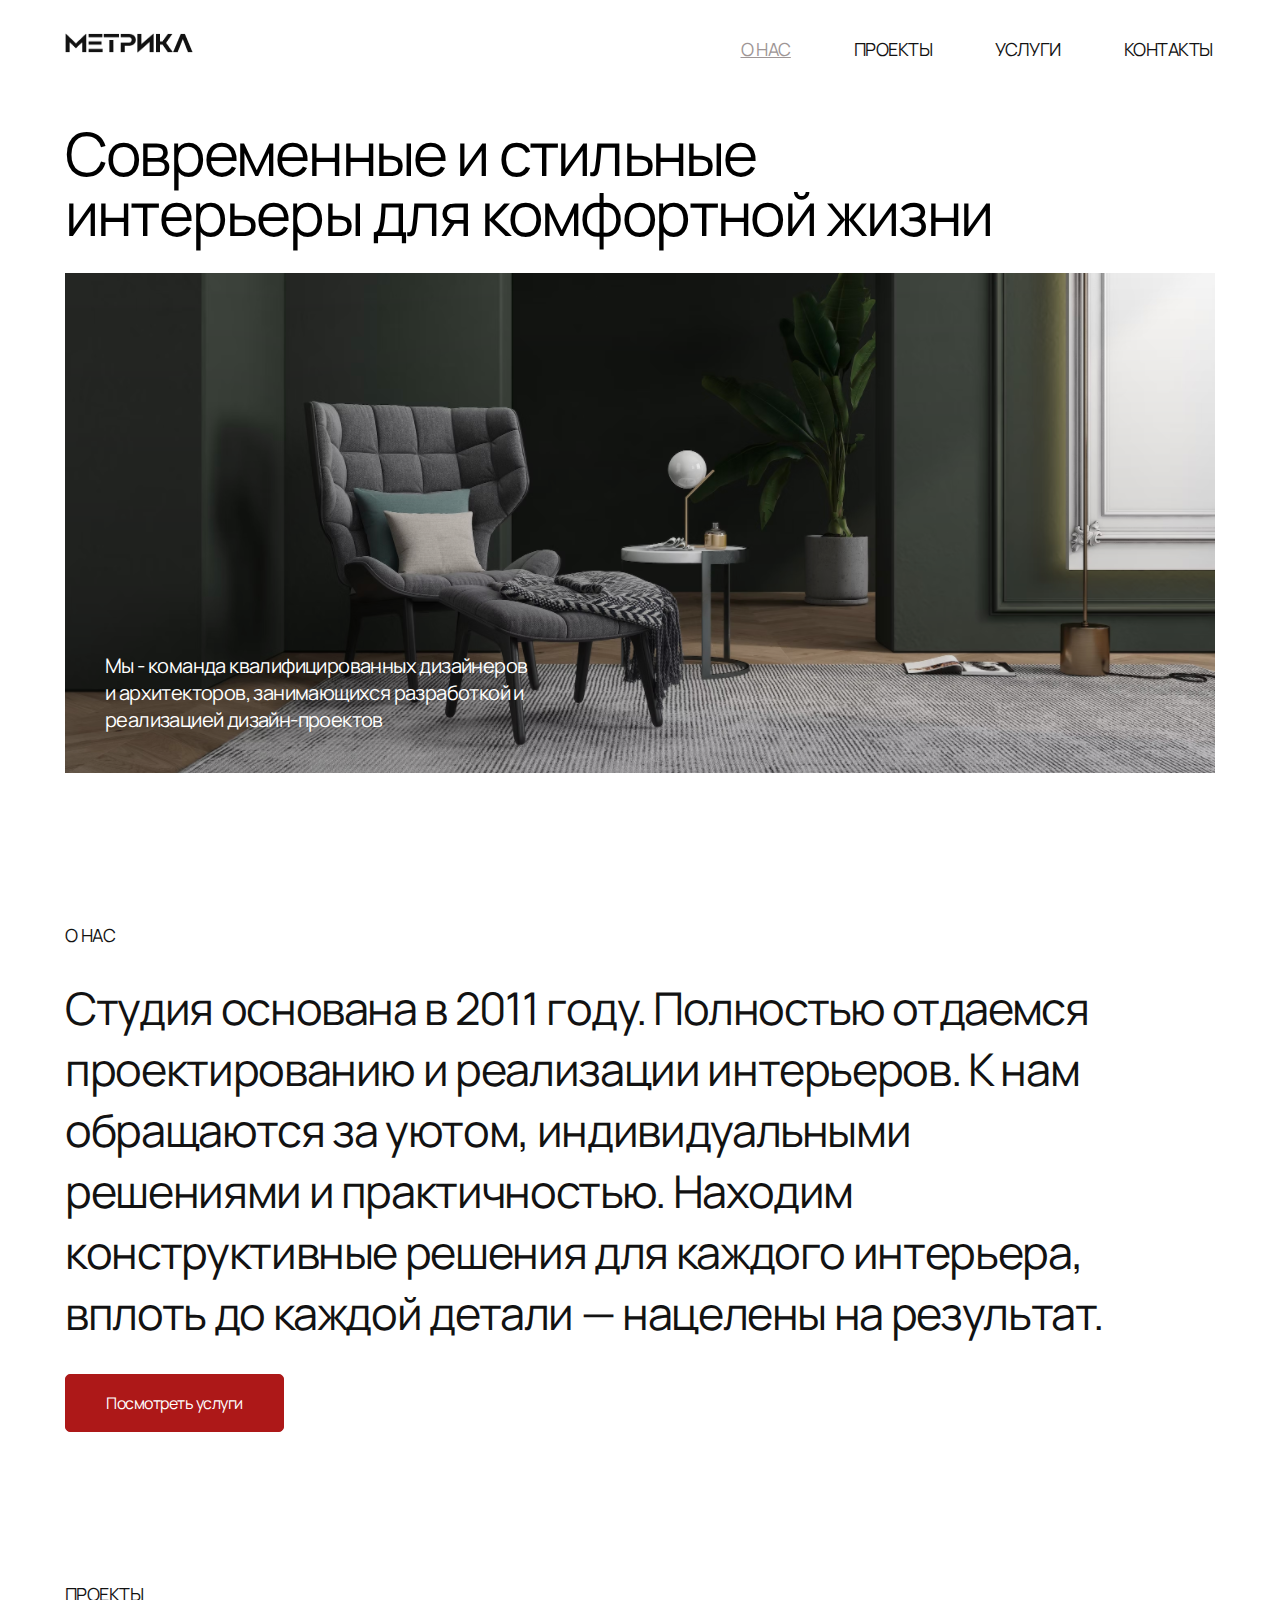
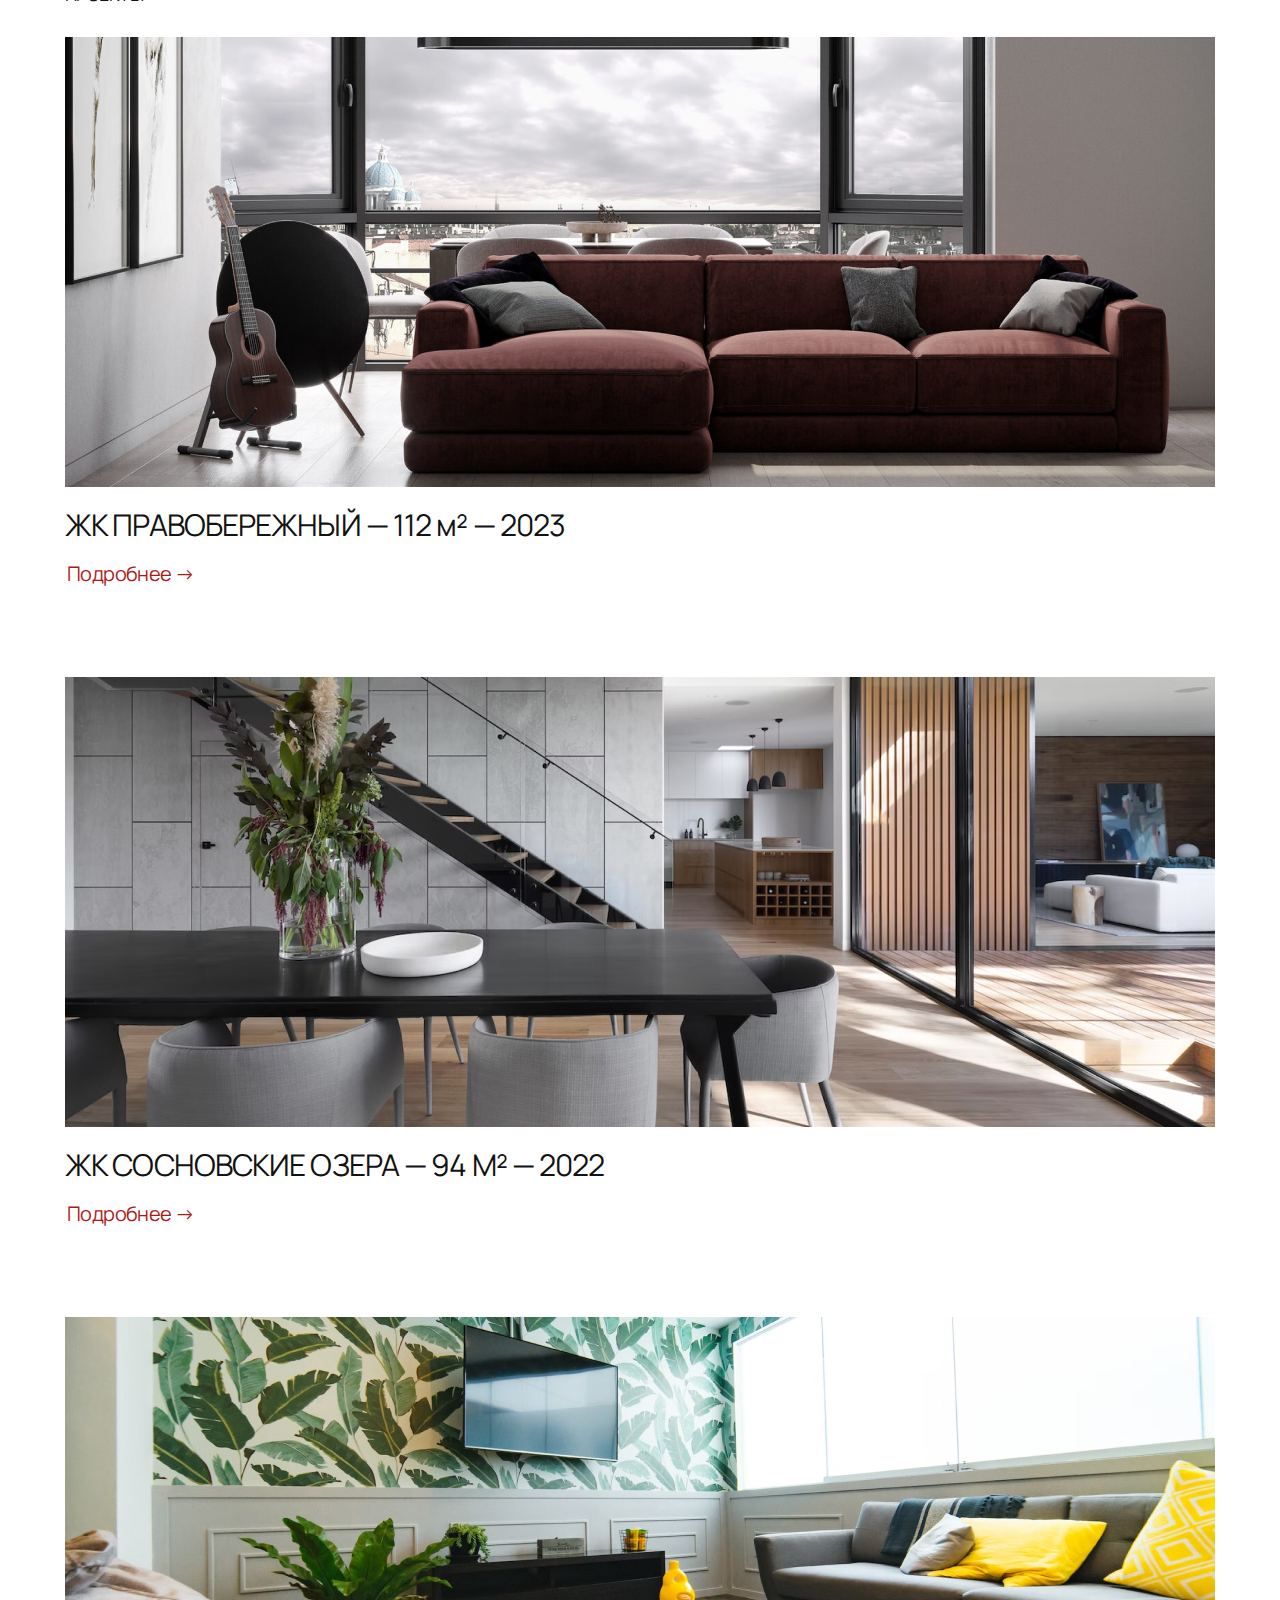
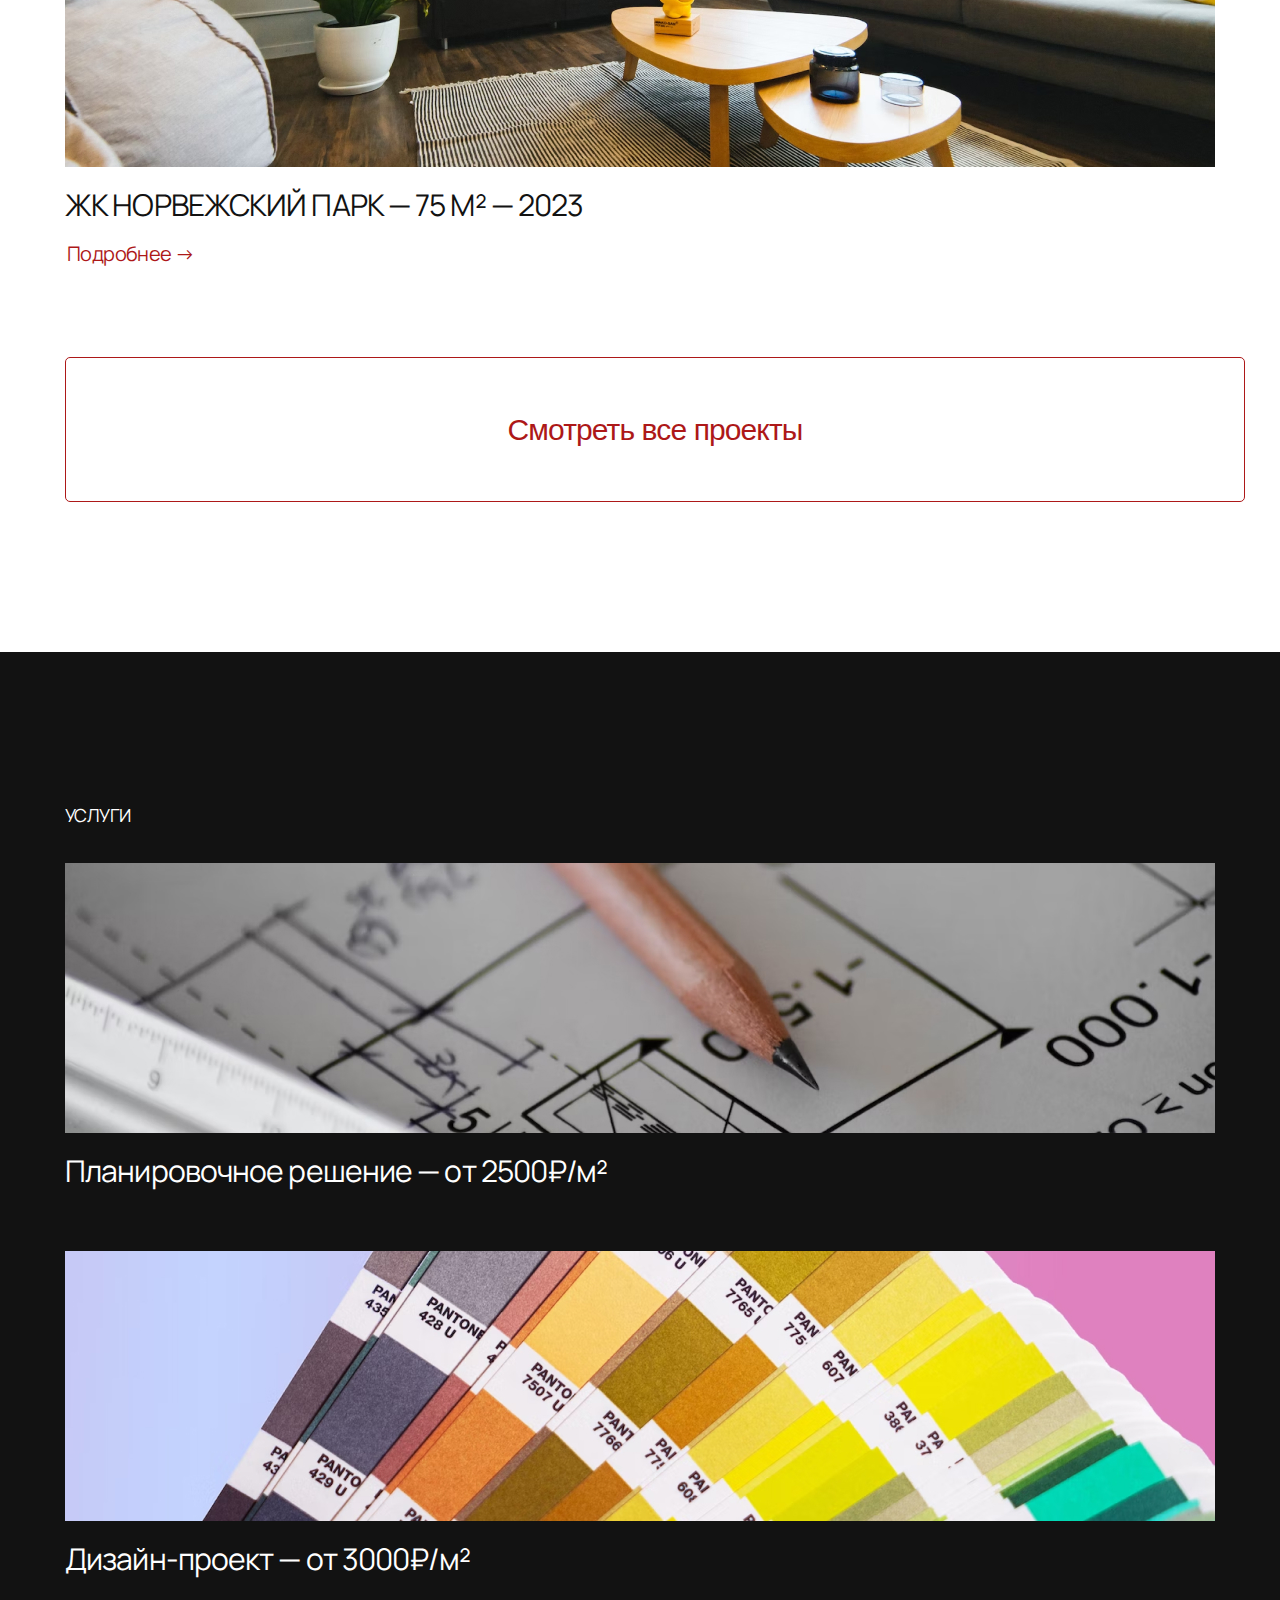
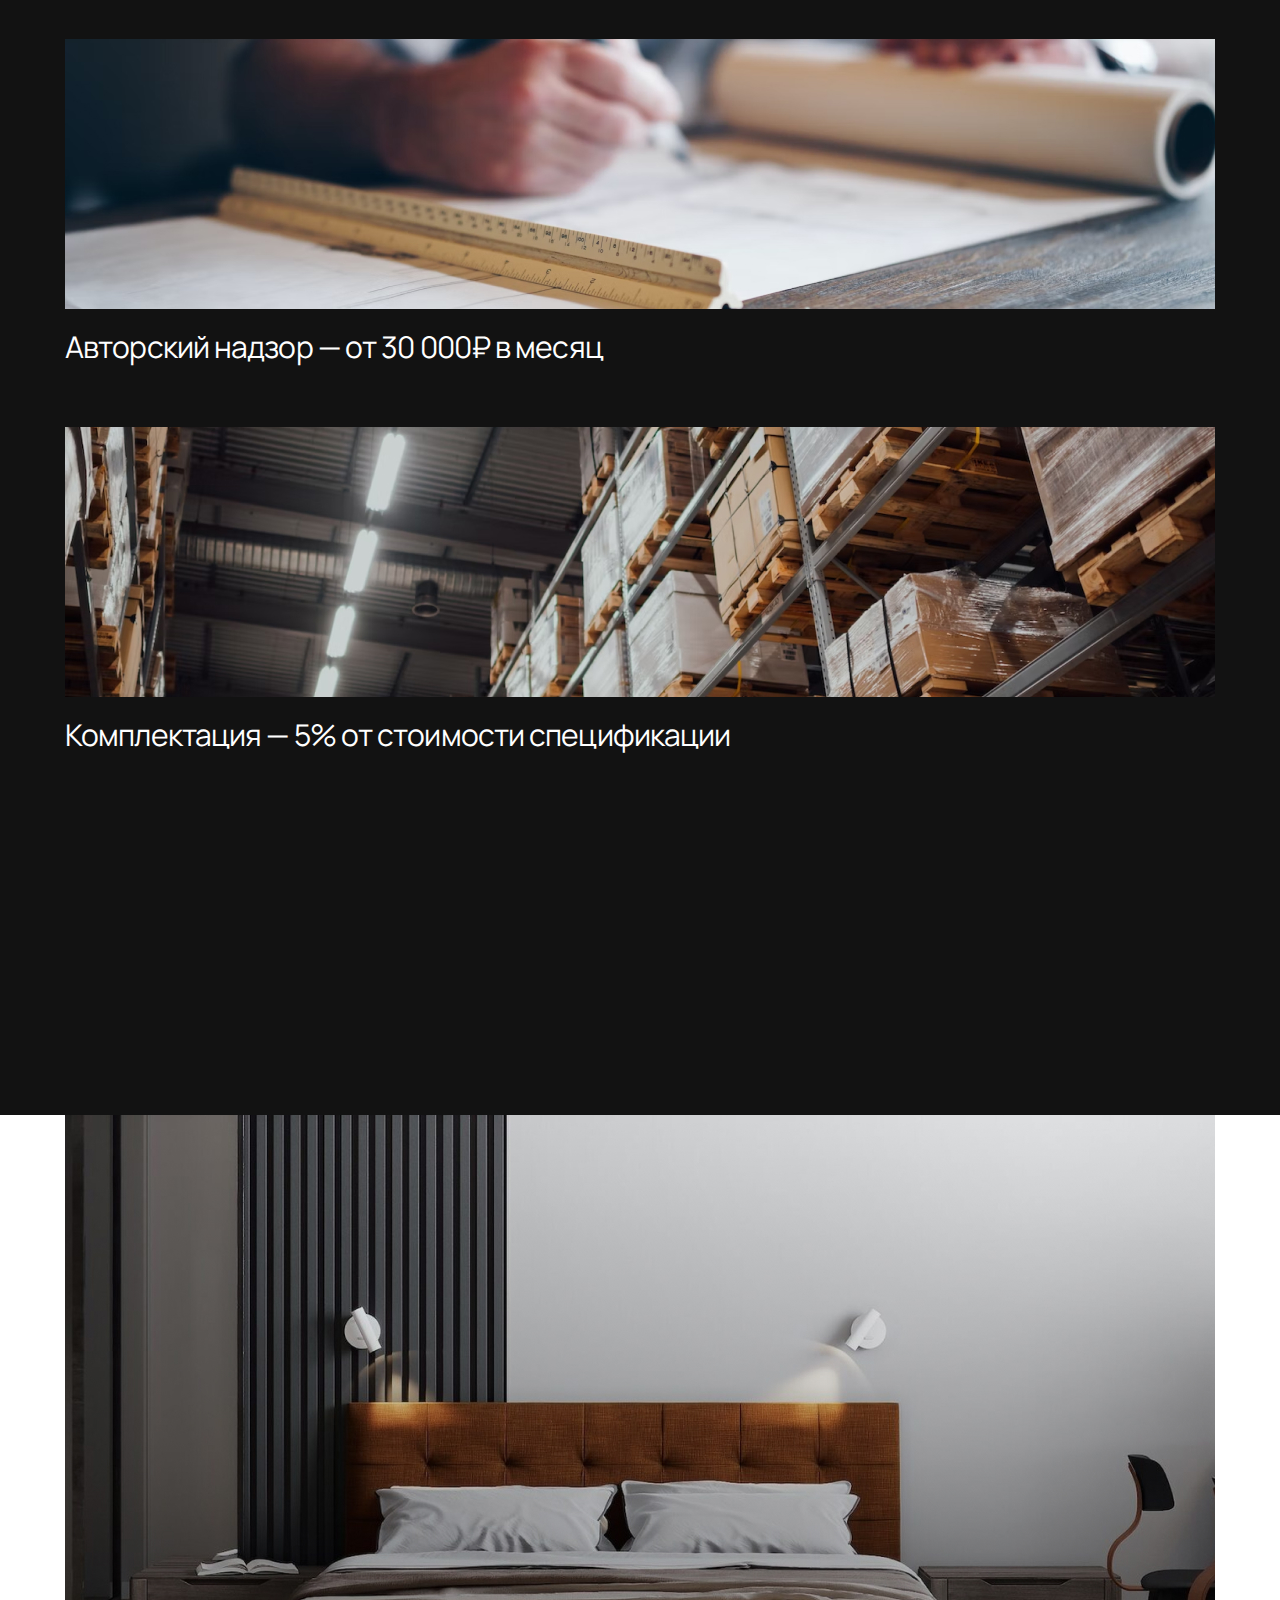
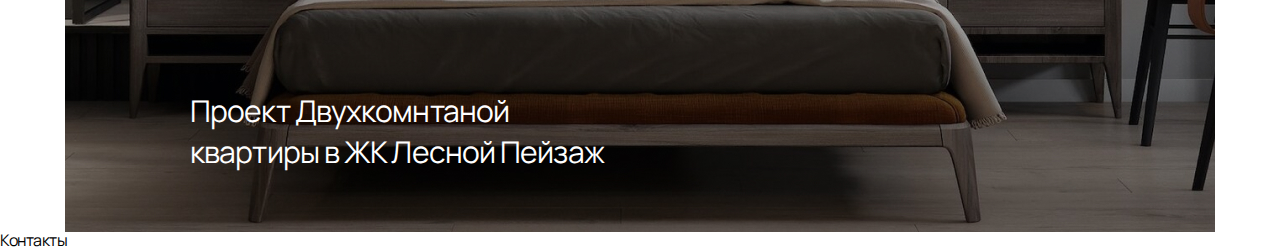
<file: index.html>
<!DOCTYPE html>
<html lang="ru">
  <head>
    <meta charset="UTF-8" />
    <meta name="viewport" content="width=device-width, initial-scale=1.0" />
    <title>New building</title>
    <link rel="stylesheet" href="styles/reset.css" />
    <link rel="preconnect" href="https://fonts.googleapis.com" />
    <link rel="preconnect" href="https://fonts.gstatic.com" crossorigin />
    <link
      href="https://fonts.googleapis.com/css2?family=Manrope:wght@200..800&display=swap"
      rel="stylesheet"
    />
    <link rel="stylesheet" href="styles/styles.css" />
  </head>
  <body>
    <header>
      <div class="nav-section">
        <div class="nav-container">
          <a href="/" class="logo-link">
            <img class="logo" src="resources/Metrika.png" alt="лого-метрика" />
          </a>
          <div class="nav">
            <a href="#about_us" class="nav-link nav-link_active">О НАС</a>
            <a href="#our_project" class="nav-link">ПРОЕКТЫ</a>
            <a href="#our_services" class="nav-link">УСЛУГИ</a>
            <a href="#our_contacts" class="nav-link">КОНТАКТЫ</a>
          </div>
        </div>
      </div>
    </header>
    <main>
      <section class="interior">
        <div class="container">
          <h1 class="interior__title">
            Современные и стильные интерьеры для комфортной жизни
          </h1>
          <div class="interior__box">
            <p class="interior__text">
              Мы - команда квалифицированных дизайнеров и архитекторов,
              занимающихся разработкой и реализацией дизайн-проектов
            </p>
          </div>
        </div>
      </section>
      <section id="about_us" class="about">
        <div class="container">
          <h2 class="about__title">о нас</h2>
          <p class="about__description">
            Студия основана в 2011 году. Полностью отдаемся проектированию и
            реализации интерьеров. К нам обращаются за уютом, индивидуальными
            решениями и практичностью. Находим конструктивные решения для
            каждого интерьера, вплоть до каждой детали — нацелены на результат.
          </p>
          <a class="about__link" href="#" target="_blank">Посмотреть услуги</a>
        </div>
      </section>
      <section id="our_project" class="projects">
        <div class="container">
          <h2 class="projects__title">Проекты</h2>
          <ul class="projects__list">
            <li class="project">
              <img
                class="project__img"
                src="resources/appartment_view1.jpg"
                alt="view"
              />
              <h3 class="project__title">ЖК ПРАВОБЕРЕЖНЫЙ — 112 м² — 2023</h3>
              <a class="project__info" href="#" target="_blank">Подробнее →</a>
            </li>
            <li class="project">
              <img
                class="project__img"
                src="resources/appartment_view3.jpg"
                alt="view"
              />
              <h3 class="project__title">ЖК СОСНОВСКИЕ ОЗЕРА — 94 М² — 2022</h3>
              <a class="project__info" href="#" target="_blank">Подробнее →</a>
            </li>
            <li class="project">
              <img
                class="project__img"
                src="resources/appartment_view2.jpg"
                alt="view"
              />
              <h3 class="project__title">ЖК НОРВЕЖСКИЙ ПАРК — 75 М² — 2023</h3>
              <a class="project__info" href="#" target="_blank">Подробнее →</a>
            </li>
            <button class="project__btn">Смотреть все проекты</button>
          </ul>
        </div>
      </section>
      <section id="our_services" class="services">
        <div class="container">
          <h2 class="services__title">Услуги</h2>
          <ul class="services__list">
            <li class="services__list-offers">
              <img
                class="services__list-offers__img"
                src="resources/services_1.jpg"
                alt="services_1"
              />
              <h3 class="services__list-offers__info">
                Планировочное решение — от 2500₽/м²
              </h3>
            </li>
            <li class="services__list-offers">
              <img
                class="services__list-offers__img"
                src="resources/services_2.jpg"
                alt="services_1"
              />
              <h3 class="services__list-offers__info">
                Дизайн-проект — от 3000₽/м²
              </h3>
            </li>
            <li class="services__list-offers">
              <img
                class="services__list-offers__img"
                src="resources/services_3.jpg"
                alt="services_1"
              />
              <h3 class="services__list-offers__info">
                Авторский надзор — от 30 000₽ в месяц
              </h3>
            </li>
            <li class="services__list-offers">
              <img
                class="services__list-offers__img"
                src="resources/services_4.jpg"
                alt="services_1"
              />
              <h3 class="services__list-offers__info last_info">
                Комплектация — 5% от стоимости спецификации
              </h3>
            </li>
          </ul>
        </div>
      </section>
      <section class="bedroom">
        <div class="container">
          <div class="bedroom__box">
            <p class="bedroom__text">
              Проект Двухкомнтаной квартиры в ЖК Лесной Пейзаж
            </p>
          </div>
        </div>
      </section>
    </main>
    <footer>
      <div id="our_contacts" class="contacts">
        <h2>Контакты</h2>
      </div>
    </footer>
  </body>
</html>
</file>
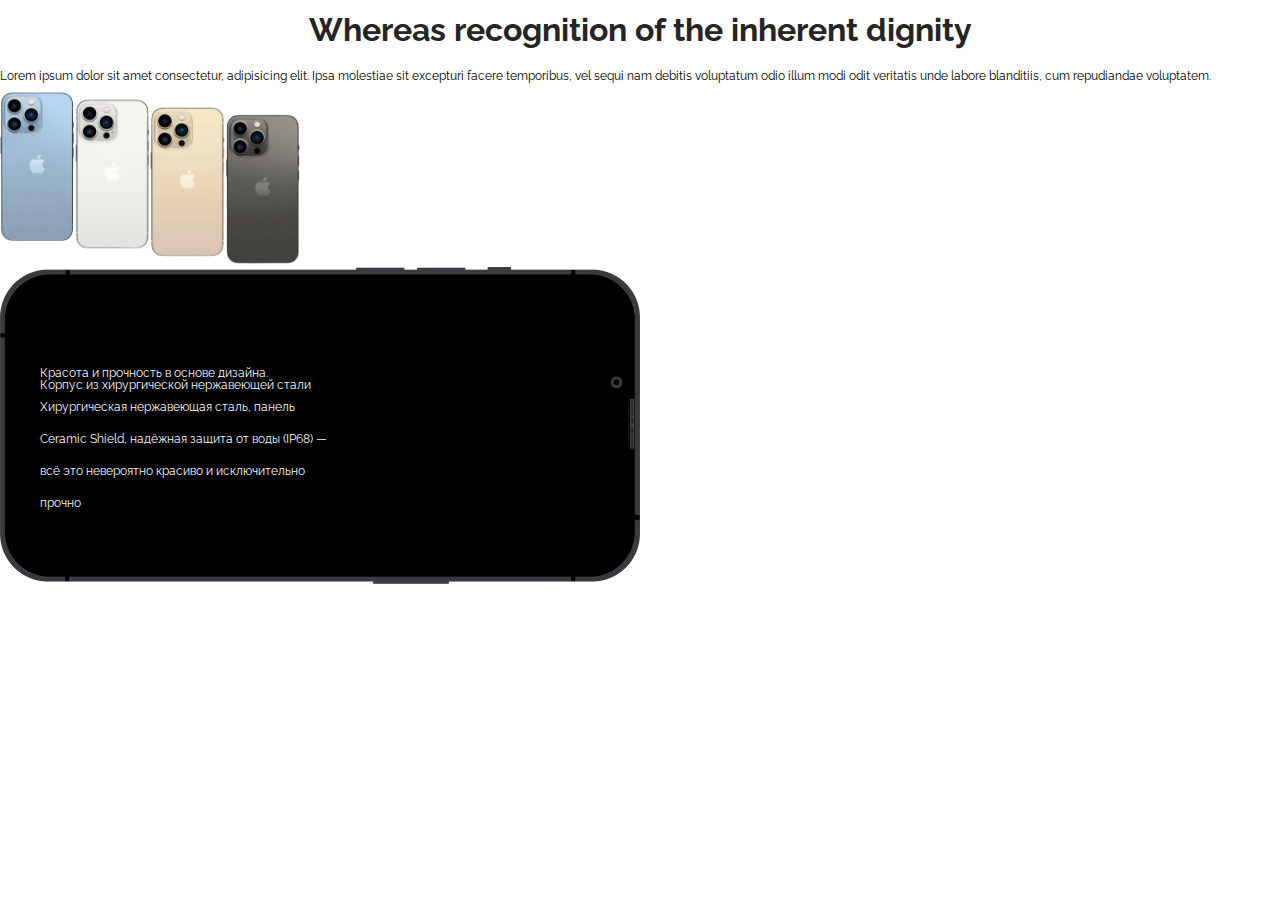
<file: module-1/index.html>
<!DOCTYPE html>
<html lang="en">
  <head>
    <meta charset="UTF-8" />
    <meta name="viewport" content="width=device-width, initial-scale=1.0" />
    <title>Site</title>
    <link rel="stylesheet" href="styles/reset.css" />
    <link rel="preconnect" href="https://fonts.googleapis.com" />
    <link rel="preconnect" href="https://fonts.gstatic.com" crossorigin />
    <link
      href="https://fonts.googleapis.com/css2?family=Raleway:ital,wght@0,100..900;1,100..900&display=swap"
      rel="stylesheet"
    />
    <link rel="stylesheet" href="styles/style.css" />
  </head>
  <body>
    <h1>Whereas recognition of the inherent dignity</h1>
    <p>
      Lorem ipsum dolor sit amet consectetur, adipisicing elit. Ipsa molestiae
      sit excepturi facere temporibus, vel sequi nam debitis voluptatum odio
      illum modi odit veritatis unde labore blanditiis, cum repudiandae
      voluptatem.
    </p>
    <img src="resources/iphones.png" alt="ipnone" />
    <div class="iphone-body">
      <div class="iphone-body-text">
        <h2>Красота и прочность в основе дизайна.</h2>
        <h3>Корпус из хирургической нержавеющей стали</h3>
        <p>
          Хирургическая нержавеющая сталь, панель Ceramic Shield, надёжная
          защита от воды (IP68) — всё это невероятно красиво и исключительно
          прочно
        </p>
      </div>
    </div>
    <!-- <img src="resources/iphone-body.png" alt="" /> -->
  </body>
</html>
</file>
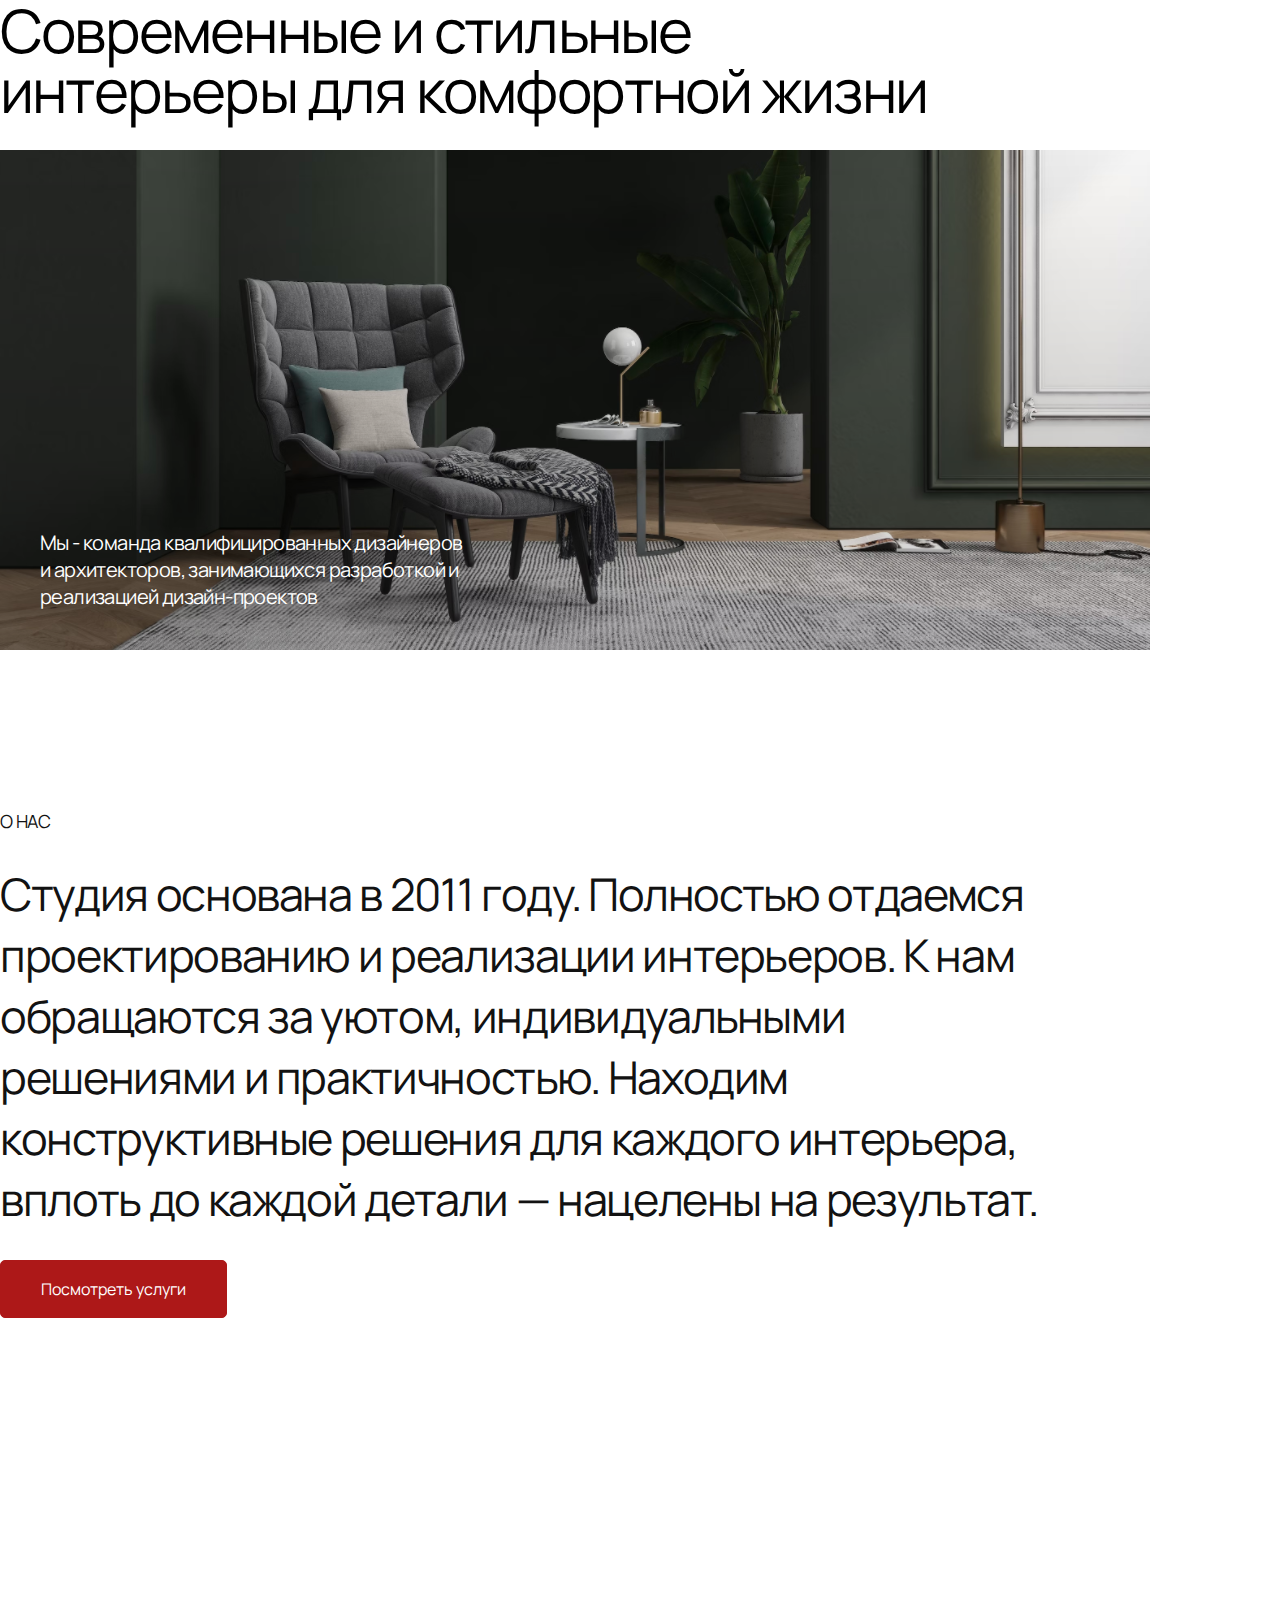
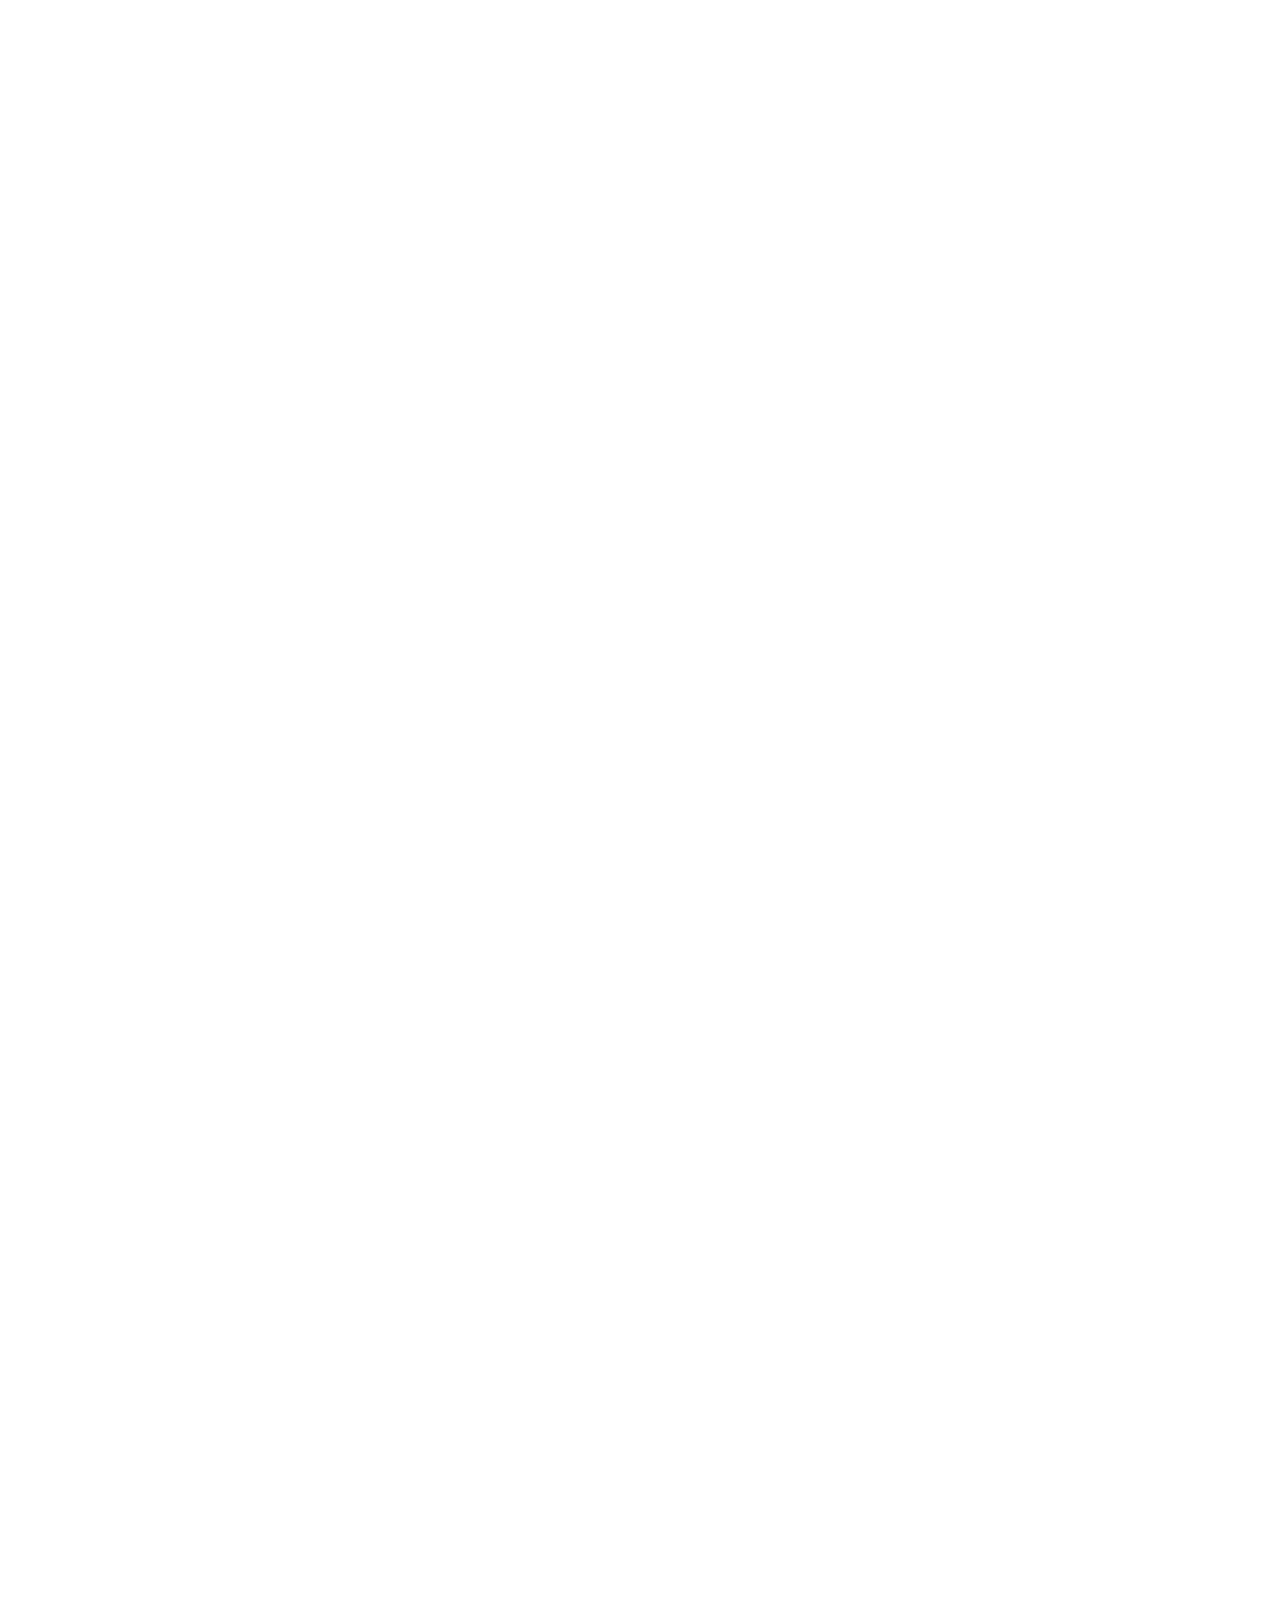
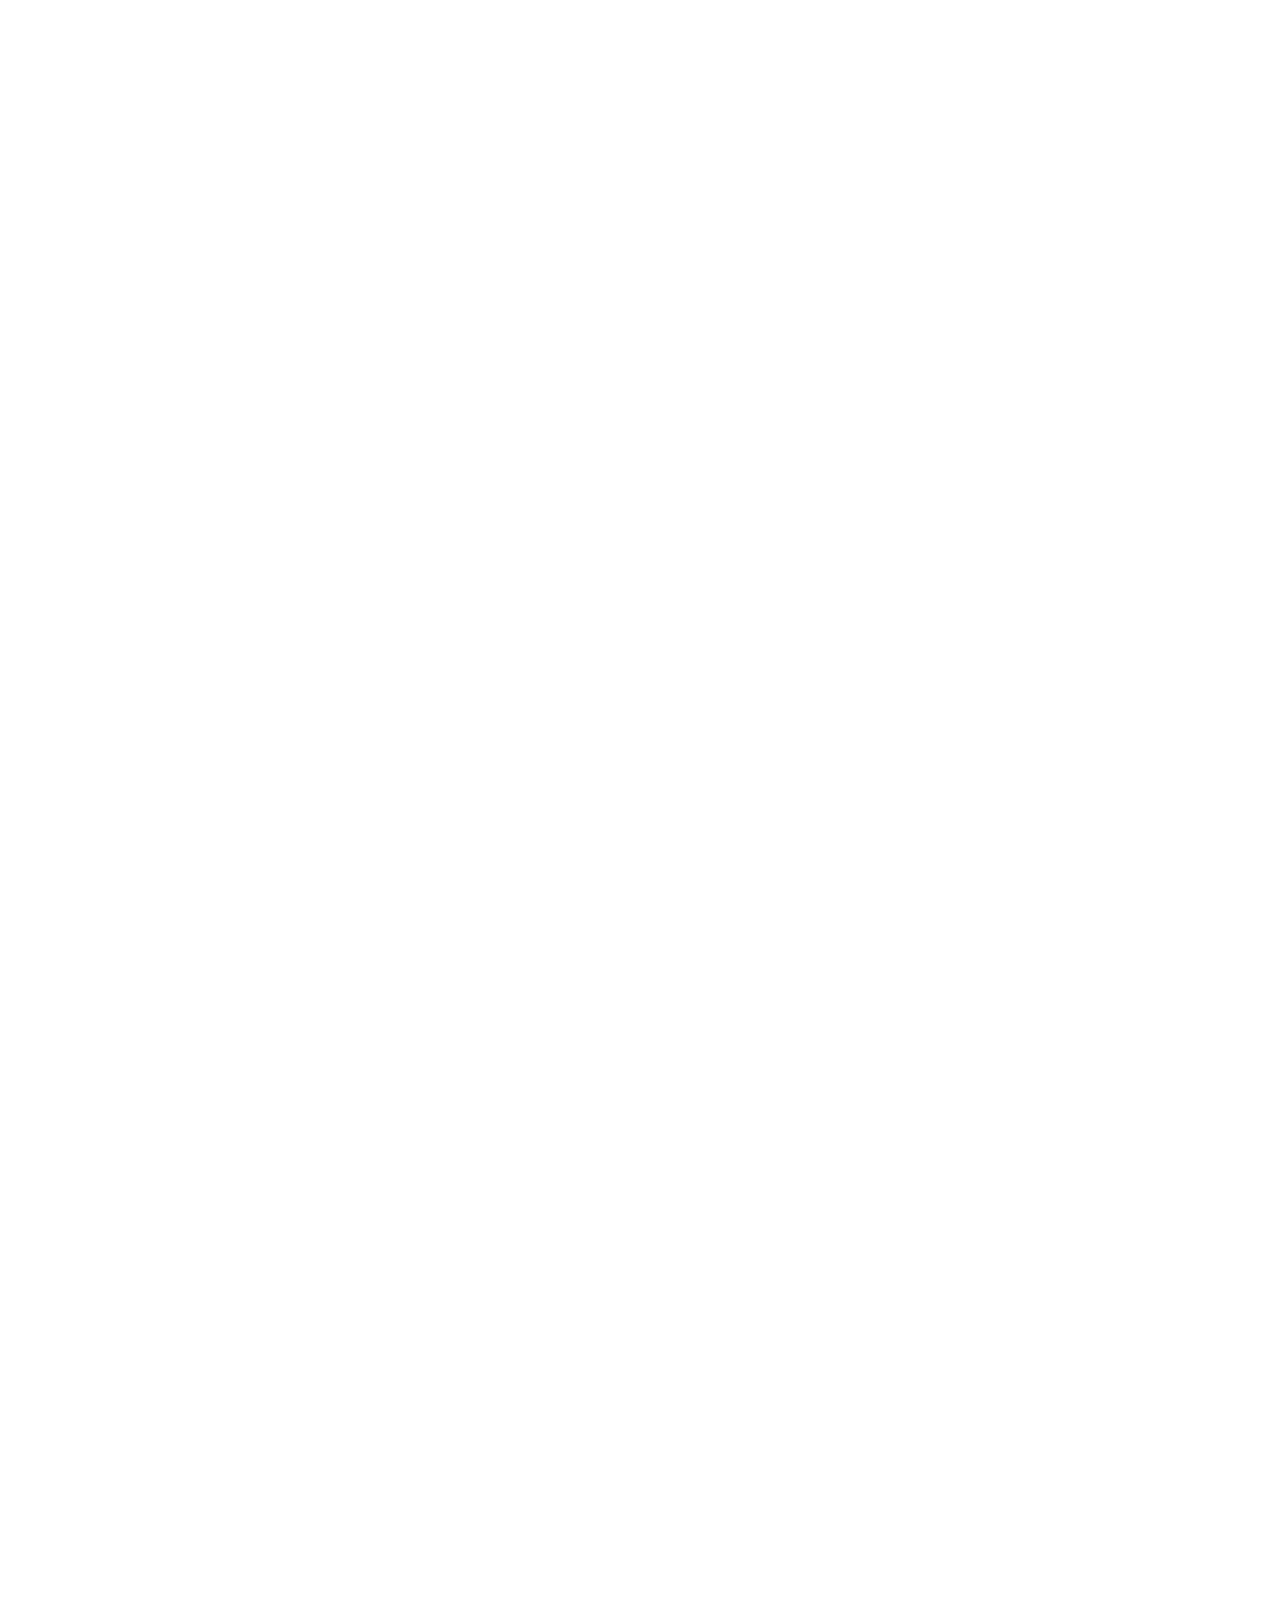
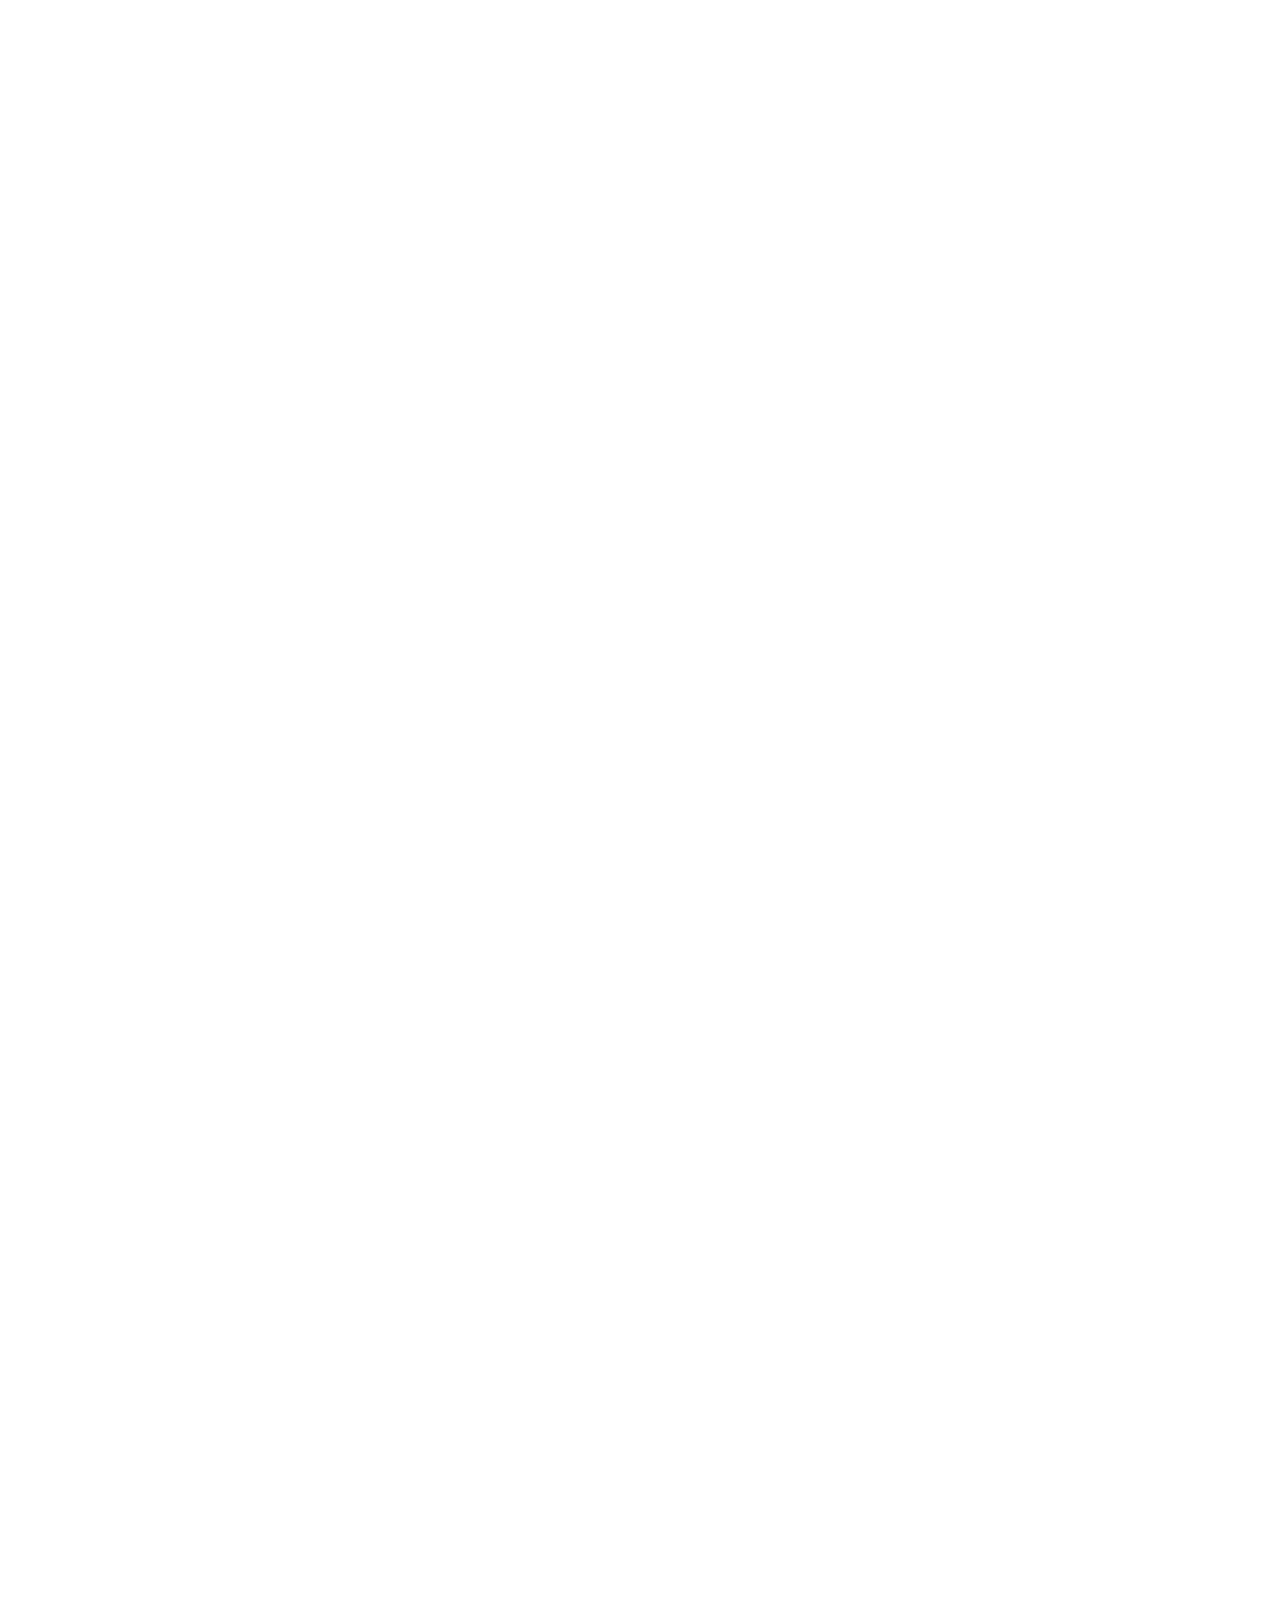
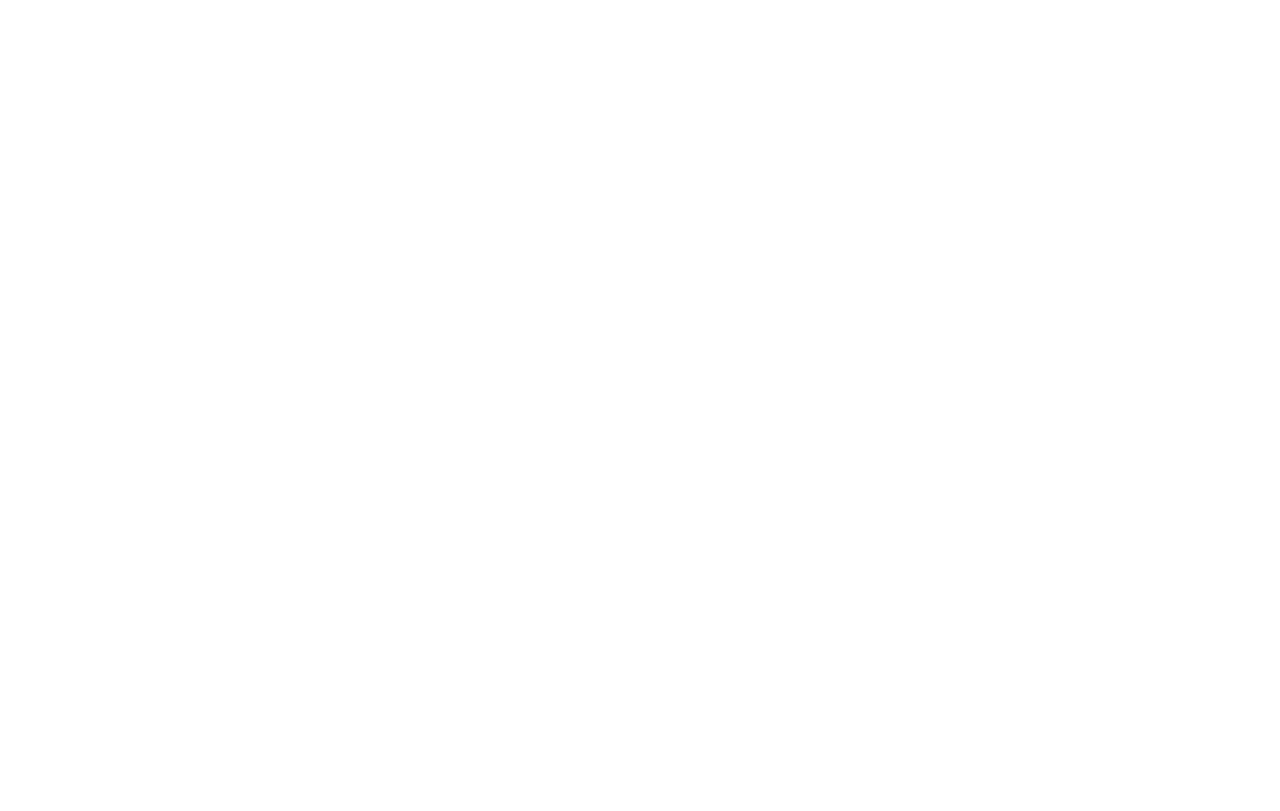
<file: module-1/new building site/index.html>
<!DOCTYPE html>
<html lang="ru">
  <head>
    <meta charset="UTF-8" />
    <meta name="viewport" content="width=device-width, initial-scale=1.0" />
    <title>New building</title>
    <link rel="stylesheet" href="styles/reset.css" />
    <link rel="preconnect" href="https://fonts.googleapis.com" />
    <link rel="preconnect" href="https://fonts.gstatic.com" crossorigin />
    <link
      href="https://fonts.googleapis.com/css2?family=Manrope:wght@200..800&display=swap"
      rel="stylesheet"
    />
    <link rel="stylesheet" href="styles/styles.css" />
  </head>
  <body>
    <div class="container">
      <h1>Современные и стильные интерьеры для комфортной жизни</h1>
      <div class="img-interior">
        <p class="img-text">
          Мы - команда квалифицированных дизайнеров и архитекторов, занимающихся
          разработкой и реализацией дизайн-проектов
        </p>
      </div>
      <div class="box-about">
        <h2 class="about-us">О НАС</h2>
        <p class="description">
          Студия основана в 2011 году. Полностью отдаемся проектированию и
          реализации интерьеров. К нам обращаются за уютом, индивидуальными
          решениями и практичностью. Находим конструктивные решения для каждого
          интерьера, вплоть до каждой детали — нацелены на результат.
        </p>
        <a href="../index.html" target="_blank">Посмотреть услуги</a>
      </div>
    </div>
  </body>
</html>
</file>
<file: styles/styles.css>
html {
  scroll-behavior: smooth;
}

body {
  font-family: "Manrope", sans-serif;
  width: 100%;
  /* letter-spacing: -0.03em; */
  /* background-color: #f5f5f5; */
  background: #ffffff;
}

.container {
  margin: 0 auto;
  max-width: 1180px;
  /* margin-bottom: 150px; */
  padding: 0 15px;
}
h1,
h2,
h3,
p,
a {
  letter-spacing: -0.03em;
}

.interior__title {
  width: 956px;
  font-size: 60px;
  font-weight: 400;
  line-height: 60px;
}

.interior__box {
  position: relative;
  margin-top: 30px;
  width: 100%;
  height: 500px;
  /* padding-left: 40px; */
  /* padding-top: 379px; */
  /* padding-right: 680px; */
  /* padding-bottom: 40px; */
  background-repeat: no-repeat;
  background-image: url("../resources/inter.png");
}

.interior__text {
  width: 430px;
  position: absolute;
  left: 40px;
  bottom: 40px;
  font-size: 20px;
  font-weight: 400;
  line-height: 27px;
  letter-spacing: -0.03em;
  color: #ffffff;
}
.interior,
.about,
.projects,
.last_info {
  margin-bottom: 150px;
}
.about__title {
  font-size: 18px;
  font-weight: 400;
  line-height: 25px;
  color: #121212;
  text-transform: uppercase;
}

.about__description {
  width: 1048px;
  margin-top: 30px;
  font-size: 45px;
  font-weight: 400;
  line-height: 61px;
  color: #121212;
}

.about__link {
  /* width: 255px;
  height: 67px; */
  margin-top: 30px;
  display: inline-block;
  padding: 20px 40px;
  text-decoration: none;
  cursor: pointer;
  border-radius: 5px;
  color: #fff;
  background-color: #ad1818;
  border: 1px solid #ad1818;
}

.about__link:hover {
  background-color: #fff;
  color: #ad1818;
}

.projects__title {
  margin-bottom: 30px;
  font-size: 18px;
  font-weight: 400;
  line-height: 25px;
  letter-spacing: -0.03em;
  text-transform: uppercase;
  color: #121212;
}

.project {
  margin-bottom: 90px;
}

.project__img {
  width: 100%;
  background-repeat: no-repeat;
}

.project__title {
  margin-top: 15px;
  font-size: 30px;
  font-weight: 400;
  line-height: 41px;
  color: #121212;
}

.project__info {
  display: block;
  margin-top: 15px;
  margin-left: 2px;
  /* margin-bottom: 90px; */
  font-size: 20px;
  font-weight: 400;
  line-height: 27px;
  text-decoration: none;
  color: #ad1818;
}

.project__btn {
  width: 1180px;
  padding-top: 51px;
  padding-bottom: 51px;
  box-sizing: border-box;
  border-radius: 5px;
  border: 1px solid #ad1818;
  font-size: 30px;
  font-weight: 400;
  line-height: 41px;
  letter-spacing: -0.03em;
  background-color: #fff;
  color: #ad1818;
}

.project__btn:hover {
  cursor: pointer;
  background-color: #ad1818;
  color: #fff;
}

.services {
  /* max-width: 100%; */
  /* margin: 0 auto; */
  padding-top: 151px;
  padding-bottom: 150px;
  background-color: #121212;
}

.services__title {
  box-sizing: border-box;
  /* padding-left: 127px;
  padding-top: 151px; */
  margin-bottom: 35px;
  font-size: 18px;
  font-weight: 400;
  line-height: 25px;
  letter-spacing: -0.03em;
  text-transform: uppercase;
  color: #ffffff;
}

/* .services__list-offers {
  width: 1150px;
  padding: 0 125px;
} */

.services__list-offers__img {
  /* object-fit: inherit; */
  max-width: 100%;
  padding-bottom: 15px;
}

.services__list-offers__info {
  padding-bottom: 60px;
  font-size: 30px;
  font-weight: 400;
  line-height: 41px;
  letter-spacing: -0.03em;
  color: #ffffff;
}

.nav-section {
  min-width: 1151px;
  margin-top: 32.82px;
  margin-bottom: 61px;
}

.nav-container {
  margin: 0 auto;
  width: 1151px;
  /* border: 1px solid red; */
}

.logo-link {
  display: inline-block;
  margin-right: 485px;
}

.logo {
  display: block;
  width: 128px;
  height: 23px;
  padding-bottom: 2.76px;
}

.nav {
  display: inline-block;
  /* vertical-align: auto; */
}

.nav-link {
  display: inline-block;
  margin-left: 60px;
  font-size: 18px;
  font-weight: 400;
  line-height: 25px;
  letter-spacing: -0.03em;
  text-align: left;
  color: #121212;
  text-decoration: none;
}

.nav-link:hover,
.nav-link_active {
  text-decoration: underline;
  color: #9e9696;
}

.bedroom__box {
  position: relative;
  width: 100%;
  height: 717px;
  background-image: url("../resources/bed.jpg");
  background-repeat: no-repeat;
  background-size: cover;
  background-position: 50% 50%;
}

.bedroom__text {
  position: absolute;
  left: 125px;
  bottom: 60px;
  width: 443px;
  height: 82px;
  font-size: 30px;
  font-weight: 400;
  line-height: 41px;
  letter-spacing: -0.03em;
  color: #fff;
}
</file>
<file: module-1/styles/style.css>
body {
  font-family: "Raleway", sans-serif;
}

h1 {
  font-size: 32px;
  line-height: 60px;
  font-weight: 700;
  text-align: center;

  color: #262525;
}

p {
  font-size: 20px;
  line-height: 32px;
  font-weight: 400;
}

img {
  width: 300px;
}

.iphone-body {
  width: 600px;
  height: 240px;

  background-image: url("../resources/iphone-body.png");
  background-size: contain;
  background-repeat: no-repeat;

  padding-top: 100px;
  padding-left: 40px;
}

.iphone-body-text {
  color: whitesmoke;
  width: 300px;
}

.iphone-body-text h2, h3, p {
  font-size: 12px;
}
</file>
<file: module-1/new building site/styles/styles.css>
body {
  font-family: "Manrope", sans-serif;
  width: 100%;
  background-color: #f5f5f5;
}

.container {
  margin: 0 auto;
  width: 1400px;
  height: 7211px;
  background: #ffffff;
}

h1 {
  width: 956px;
  height: 120px;
  font-size: 60px;
  font-weight: 400;
  line-height: 60px;
  text-align: left;
  letter-spacing: -0.03em;
}

.img-interior {
  margin-top: 30px;
  width: 1150px;
  height: 500px;
  padding-left: 40px;
  padding-top: 379px;
  padding-right: 680px;
  padding-bottom: 40px;
  background-image: url("../resources/inter.png");
}

.img-text {
  width: 430px;
  height: 81px;
  font-size: 20px;
  font-weight: 400;
  line-height: 27px;
  text-align: left;
  letter-spacing: -0.03em;
  color: #ffffff;
}

.box-about {
  width: 1051px;
  height: 518px;
}

h2 {
  width: 51px;
  height: 25px;
  margin-top: 159px;
  font-size: 18px;
  font-weight: 400;
  line-height: 25px;
  letter-spacing: -0.03em;
  text-align: left;
  color: #121212;
}

p.description {
  margin-top: 30px;
  font-size: 45px;
  font-weight: 400;
  line-height: 61px;
  letter-spacing: -0.03em;
  text-align: left;
  color: #121212;
}

a {
  /* width: 255px;
  height: 67px; */
  margin-top: 30px;
  display: inline-block;
  padding: 20px 40px;
  text-decoration: none;
  cursor: pointer;
  border-radius: 5px;
  color: #fff;
  background-color: #ad1818;
  border: 1px solid #ad1818;
}

a:hover {
  background-color: #fff;
  color: #ad1818;
}
/* .container {
  width: 1150px;
  height: 650px;
  box-sizing: border-box;
  margin: 0 auto;
}

h2 {
  font-weight: 400;
  line-height: 100%;
  font-size: 60px;
  color: #000;
  margin-bottom: 15px;
}

.bg-img {
  margin-bottom: 50px;
}

.anotation {
  font-weight: 400;
  font-size: 30px;
  letter-spacing: -0.03em;
  color: whitesmoke;
  padding-left: 20px;
  padding-top: 530px;
  padding-right: 150px;
  padding-bottom: 20px;
  border: 1px solid red;
}
p {
  border: 1px dotted green;
}
.bg-img p {
  width: 1000px;
  /* height: 300px; */
/* background-image: url(../resources/inter.png);
  background-repeat: no-repeat;
  background-size: contain;
}

.container2 {
  width: 1151px;
  height: 518px;
  box-sizing: border-box;
  margin: 0 auto;
}
h1 {
  font-weight: 400;
  font-size: 18px;
  letter-spacing: -0.03em;
  text-transform: uppercase;
  color: #000;
  margin-bottom: 20px;
}

.aboutUs {
  font-weight: 400;
  font-size: 45px;
  letter-spacing: -0.03em;
  color: #000;
  margin-bottom: 20px;
}

.anch {
  display: block;
  width: 300px;
  height: 50px;
  border: 1px solid red;
  text-align: center;
  line-height: 50px;
  text-decoration: none;
  color: white;
  background-color: red;
  margin-top: 30px;
  cursor: pointer;
  border-radius: 4%;
} */

/* .anch:hover {
  background-color: red;
  color: white;
} */
</file>
